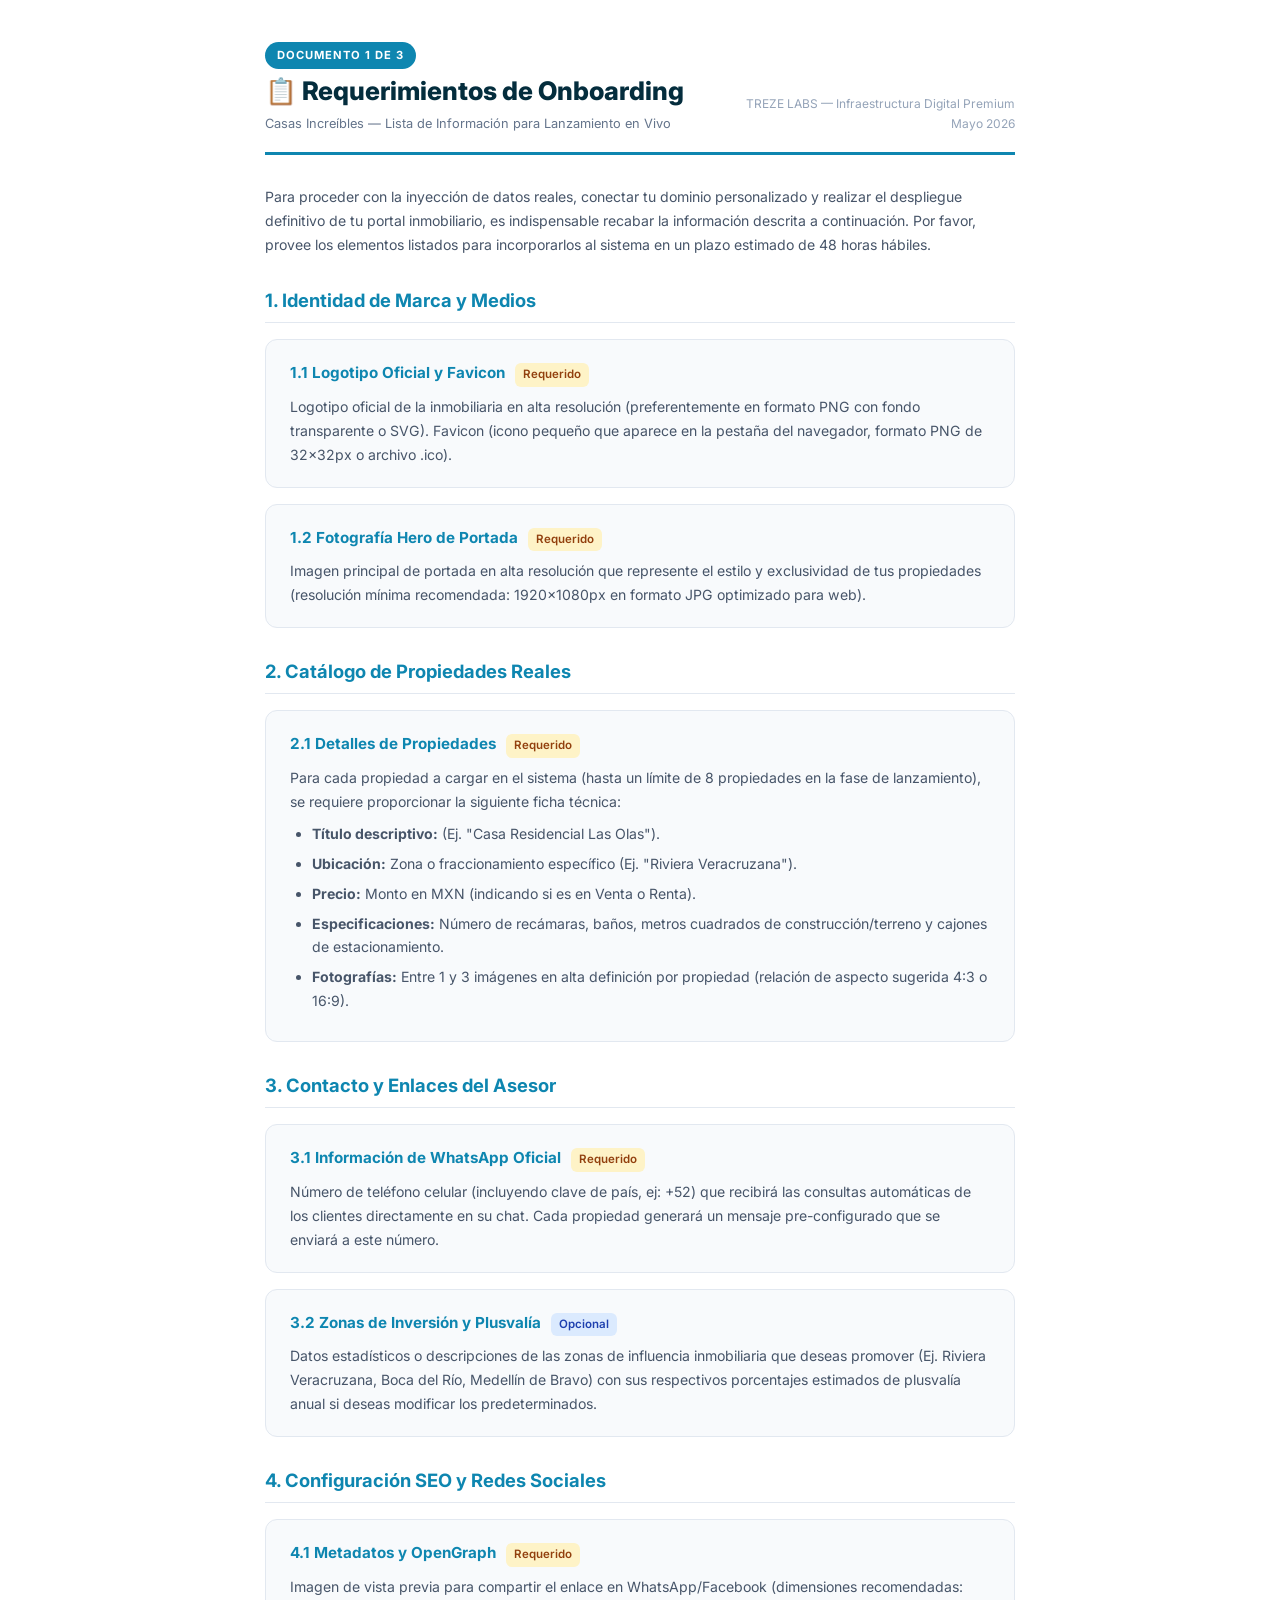
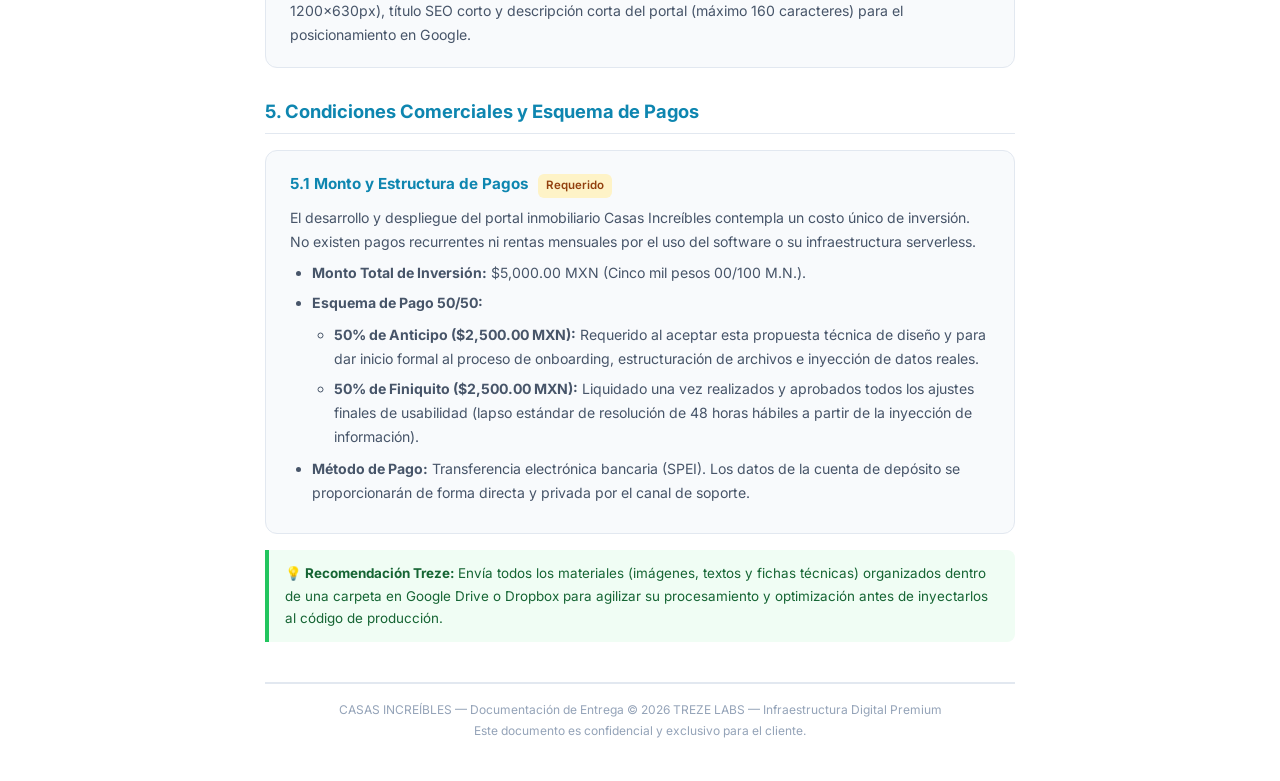
<file: Boveda/01_Requerimientos_Onboarding.html>
<!DOCTYPE html>
<html lang="es">
<head>
  <meta charset="UTF-8">
  <title>01. Requerimientos de Onboarding — Casas Increíbles</title>
  <style>
    @import url('https://fonts.googleapis.com/css2?family=Inter:wght@300;400;600;700;800&display=swap');
    * { margin:0; padding:0; box-sizing:border-box; }
    @page { size: letter; margin: 2cm 2.5cm; }
    body { font-family:'Inter',sans-serif; color:#1e293b; line-height:1.7; padding:40px 50px; max-width:850px; margin:0 auto; }
    .header { border-bottom:3px solid #0e86b0; padding-bottom:18px; margin-bottom:30px; display:flex; justify-content:space-between; align-items:flex-end; }
    .header h1 { font-size:1.6rem; font-weight:800; color:#042d3d; }
    .header .sub { font-size:0.8rem; color:#64748b; }
    .badge { display:inline-block; background:#0e86b0; color:white; padding:4px 12px; border-radius:20px; font-size:0.7rem; font-weight:700; letter-spacing:1px; text-transform:uppercase; }
    h2 { font-size:1.15rem; font-weight:700; color:#0e86b0; margin:28px 0 12px; padding-bottom:6px; border-bottom:1px solid #e2e8f0; }
    h3 { font-size:0.95rem; font-weight:700; color:#334155; margin:18px 0 8px; }
    p, li { font-size:0.88rem; color:#475569; }
    ul, ol { padding-left:22px; margin:8px 0; }
    li { margin:6px 0; }
    .section-card { background:#f8fafc; border:1px solid #e2e8f0; border-radius:12px; padding:20px 24px; margin:16px 0; page-break-inside:avoid; }
    .section-card h3 { margin-top:0; color:#0e86b0; }
    .req-tag { display:inline-block; background:#fef3c7; color:#92400e; padding:2px 8px; border-radius:6px; font-size:0.72rem; font-weight:600; margin-left:6px; }
    .opt-tag { display:inline-block; background:#dbeafe; color:#1e40af; padding:2px 8px; border-radius:6px; font-size:0.72rem; font-weight:600; margin-left:6px; }
    .step { display:flex; gap:14px; margin:12px 0; align-items:flex-start; }
    .step-num { background:#0e86b0; color:white; width:28px; height:28px; border-radius:50%; display:flex; align-items:center; justify-content:center; font-weight:800; font-size:0.8rem; flex-shrink:0; margin-top:2px; }
    .step-text { flex:1; }
    .tip { background:#f0fdf4; border-left:4px solid #22c55e; padding:12px 16px; border-radius:0 8px 8px 0; margin:14px 0; font-size:0.84rem; color:#166534; }
    .warn { background:#fef3c7; border-left:4px solid #f59e0b; padding:12px 16px; border-radius:0 8px 8px 0; margin:14px 0; font-size:0.84rem; color:#92400e; }
    .note { background:#eff6ff; border-left:4px solid #0e86b0; padding:12px 16px; border-radius:0 8px 8px 0; margin:14px 0; font-size:0.84rem; color:#1e40af; }
    .security { background:#fef2f2; border-left:4px solid #ef4444; padding:12px 16px; border-radius:0 8px 8px 0; margin:14px 0; font-size:0.84rem; color:#991b1b; }
    .footer { margin-top:40px; padding-top:16px; border-top:2px solid #e2e8f0; font-size:0.75rem; color:#94a3b8; text-align:center; }
    @media print { body { padding:0; } .section-card { break-inside:avoid; } }
  </style>
</head>
<body>

  <div class="header">
    <div>
      <span class="badge">Documento 1 de 3</span>
      <h1>📋 Requerimientos de Onboarding</h1>
      <div class="sub">Casas Increíbles — Lista de Información para Lanzamiento en Vivo</div>
    </div>
    <div style="text-align:right;">
      <div style="font-size:0.75rem; color:#94a3b8;">TREZE LABS — Infraestructura Digital Premium</div>
      <div style="font-size:0.75rem; color:#94a3b8;">Mayo 2026</div>
    </div>
  </div>

  <p>Para proceder con la inyección de datos reales, conectar tu dominio personalizado y realizar el despliegue definitivo de tu portal inmobiliario, es indispensable recabar la información descrita a continuación. Por favor, provee los elementos listados para incorporarlos al sistema en un plazo estimado de 48 horas hábiles.</p>

  <h2>1. Identidad de Marca y Medios</h2>

  <div class="section-card">
    <h3>1.1 Logotipo Oficial y Favicon <span class="req-tag">Requerido</span></h3>
    <p>Logotipo oficial de la inmobiliaria en alta resolución (preferentemente en formato PNG con fondo transparente o SVG). Favicon (icono pequeño que aparece en la pestaña del navegador, formato PNG de 32x32px o archivo .ico).</p>
  </div>

  <div class="section-card">
    <h3>1.2 Fotografía Hero de Portada <span class="req-tag">Requerido</span></h3>
    <p>Imagen principal de portada en alta resolución que represente el estilo y exclusividad de tus propiedades (resolución mínima recomendada: 1920x1080px en formato JPG optimizado para web).</p>
  </div>

  <h2>2. Catálogo de Propiedades Reales</h2>

  <div class="section-card">
    <h3>2.1 Detalles de Propiedades <span class="req-tag">Requerido</span></h3>
    <p>Para cada propiedad a cargar en el sistema (hasta un límite de 8 propiedades en la fase de lanzamiento), se requiere proporcionar la siguiente ficha técnica:</p>
    <ul>
      <li><strong>Título descriptivo:</strong> (Ej. "Casa Residencial Las Olas").</li>
      <li><strong>Ubicación:</strong> Zona o fraccionamiento específico (Ej. "Riviera Veracruzana").</li>
      <li><strong>Precio:</strong> Monto en MXN (indicando si es en Venta o Renta).</li>
      <li><strong>Especificaciones:</strong> Número de recámaras, baños, metros cuadrados de construcción/terreno y cajones de estacionamiento.</li>
      <li><strong>Fotografías:</strong> Entre 1 y 3 imágenes en alta definición por propiedad (relación de aspecto sugerida 4:3 o 16:9).</li>
    </ul>
  </div>

  <h2>3. Contacto y Enlaces del Asesor</h2>

  <div class="section-card">
    <h3>3.1 Información de WhatsApp Oficial <span class="req-tag">Requerido</span></h3>
    <p>Número de teléfono celular (incluyendo clave de país, ej: +52) que recibirá las consultas automáticas de los clientes directamente en su chat. Cada propiedad generará un mensaje pre-configurado que se enviará a este número.</p>
  </div>

  <div class="section-card">
    <h3>3.2 Zonas de Inversión y Plusvalía <span class="opt-tag">Opcional</span></h3>
    <p>Datos estadísticos o descripciones de las zonas de influencia inmobiliaria que deseas promover (Ej. Riviera Veracruzana, Boca del Río, Medellín de Bravo) con sus respectivos porcentajes estimados de plusvalía anual si deseas modificar los predeterminados.</p>
  </div>

  <h2>4. Configuración SEO y Redes Sociales</h2>

  <div class="section-card">
    <h3>4.1 Metadatos y OpenGraph <span class="req-tag">Requerido</span></h3>
    <p>Imagen de vista previa para compartir el enlace en WhatsApp/Facebook (dimensiones recomendadas: 1200x630px), título SEO corto y descripción corta del portal (máximo 160 caracteres) para el posicionamiento en Google.</p>
  </div>

  <h2>5. Condiciones Comerciales y Esquema de Pagos</h2>

  <div class="section-card">
    <h3>5.1 Monto y Estructura de Pagos <span class="req-tag">Requerido</span></h3>
    <p>El desarrollo y despliegue del portal inmobiliario Casas Increíbles contempla un costo único de inversión. No existen pagos recurrentes ni rentas mensuales por el uso del software o su infraestructura serverless.</p>
    <ul>
      <li><strong>Monto Total de Inversión:</strong> $5,000.00 MXN (Cinco mil pesos 00/100 M.N.).</li>
      <li><strong>Esquema de Pago 50/50:</strong>
        <ul>
          <li><strong>50% de Anticipo ($2,500.00 MXN):</strong> Requerido al aceptar esta propuesta técnica de diseño y para dar inicio formal al proceso de onboarding, estructuración de archivos e inyección de datos reales.</li>
          <li><strong>50% de Finiquito ($2,500.00 MXN):</strong> Liquidado una vez realizados y aprobados todos los ajustes finales de usabilidad (lapso estándar de resolución de 48 horas hábiles a partir de la inyección de información).</li>
        </ul>
      </li>
      <li><strong>Método de Pago:</strong> Transferencia electrónica bancaria (SPEI). Los datos de la cuenta de depósito se proporcionarán de forma directa y privada por el canal de soporte.</li>
    </ul>
  </div>

  <div class="tip">
    <strong>💡 Recomendación Treze:</strong> Envía todos los materiales (imágenes, textos y fichas técnicas) organizados dentro de una carpeta en Google Drive o Dropbox para agilizar su procesamiento y optimización antes de inyectarlos al código de producción.
  </div>

  <div class="footer">
    CASAS INCREÍBLES — Documentación de Entrega &copy; 2026 TREZE LABS — Infraestructura Digital Premium<br>
    Este documento es confidencial y exclusivo para el cliente.
  </div>

</body>
</html>
</file>
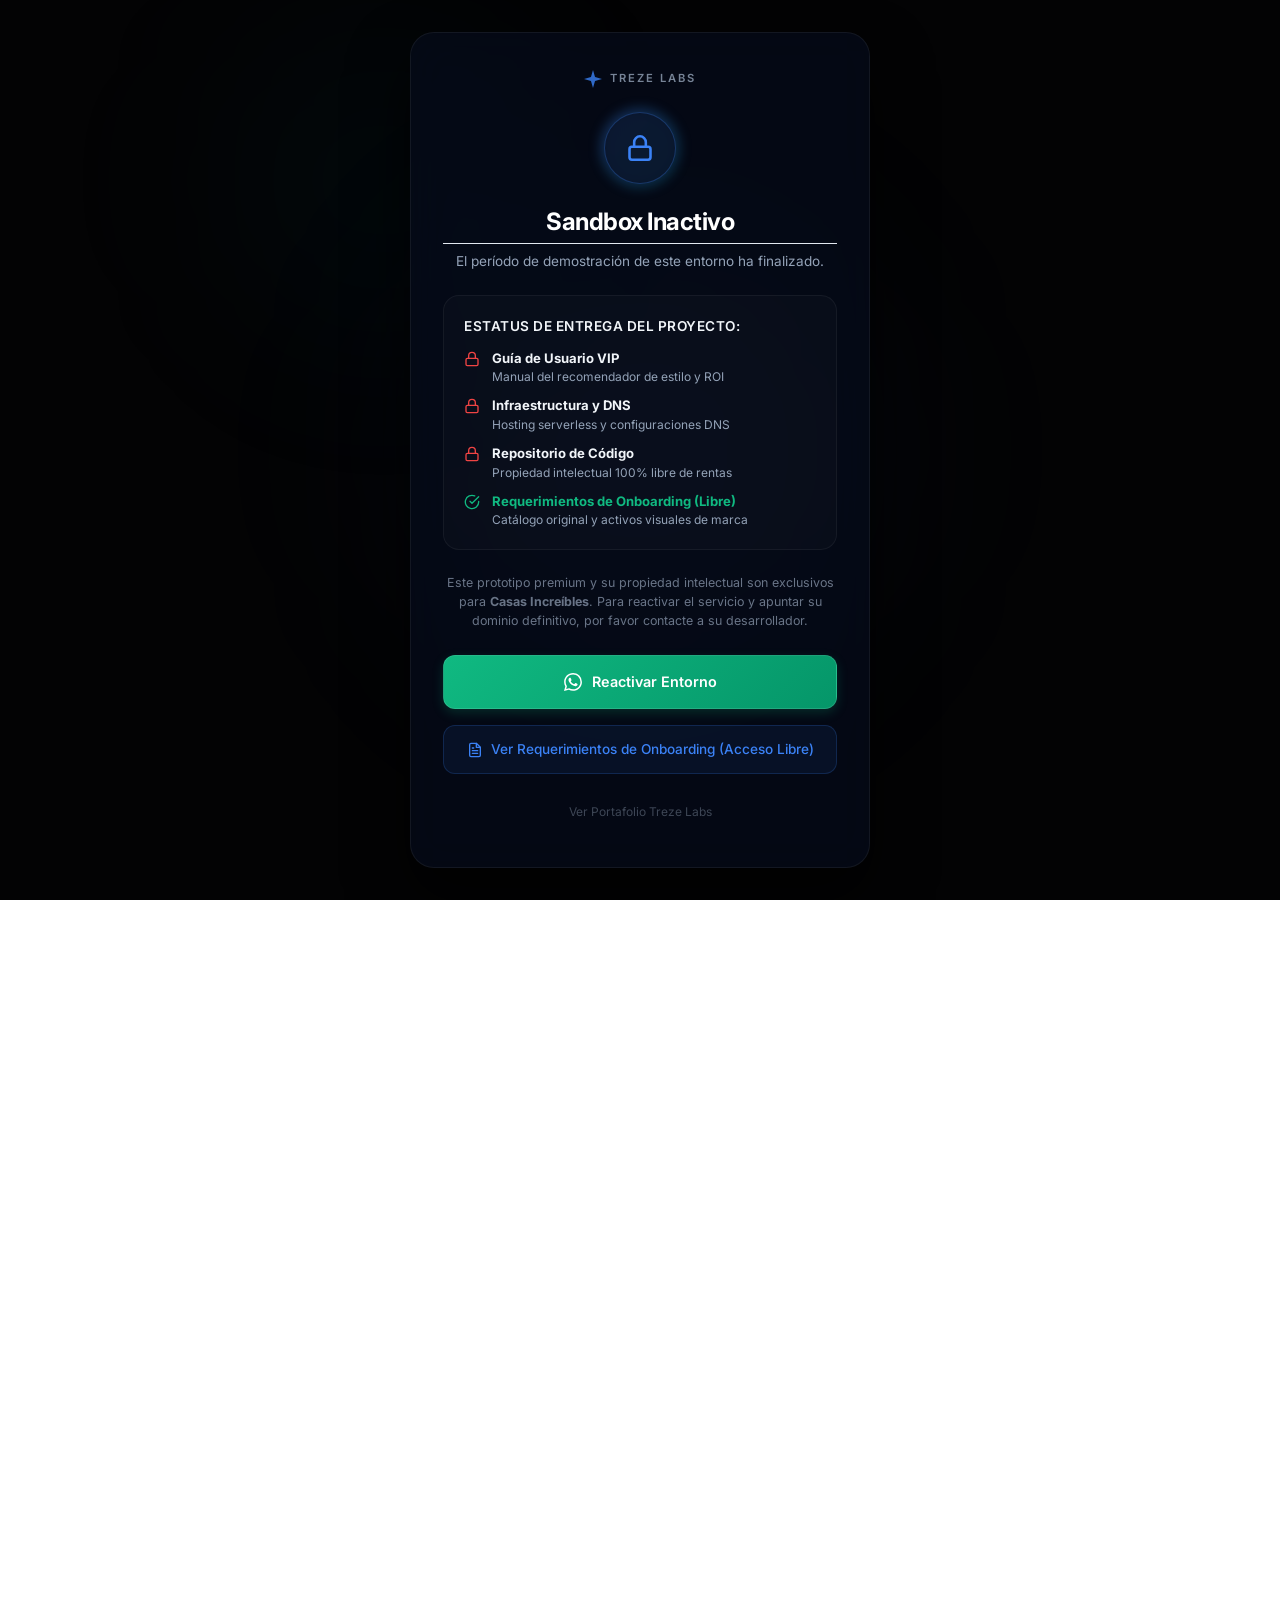
<file: Boveda/02_Guia_de_Uso_Detallada.html>
<!DOCTYPE html>
<html lang="es">
<head>
  <meta charset="UTF-8">
  <title>02. Guía de Uso Detallada — Casas Increíbles</title>
  <style>
    @import url('https://fonts.googleapis.com/css2?family=Inter:wght@300;400;600;700;800&display=swap');
    * { margin:0; padding:0; box-sizing:border-box; }
    @page { size: letter; margin: 2cm 2.5cm; }
    body { font-family:'Inter',sans-serif; color:#1e293b; line-height:1.7; padding:40px 50px; max-width:850px; margin:0 auto; }
    .header { border-bottom:3px solid #0e86b0; padding-bottom:18px; margin-bottom:30px; display:flex; justify-content:space-between; align-items:flex-end; }
    .header h1 { font-size:1.6rem; font-weight:800; color:#042d3d; }
    .header .sub { font-size:0.8rem; color:#64748b; }
    .badge { display:inline-block; background:#0e86b0; color:white; padding:4px 12px; border-radius:20px; font-size:0.7rem; font-weight:700; letter-spacing:1px; text-transform:uppercase; }
    h2 { font-size:1.15rem; font-weight:700; color:#0e86b0; margin:28px 0 12px; padding-bottom:6px; border-bottom:1px solid #e2e8f0; }
    h3 { font-size:0.95rem; font-weight:700; color:#334155; margin:18px 0 8px; }
    p, li { font-size:0.88rem; color:#475569; }
    ul, ol { padding-left:22px; margin:8px 0; }
    li { margin:6px 0; }
    .section-card { background:#f8fafc; border:1px solid #e2e8f0; border-radius:12px; padding:20px 24px; margin:16px 0; page-break-inside:avoid; }
    .section-card h3 { margin-top:0; color:#0e86b0; }
    .step { display:flex; gap:14px; margin:12px 0; align-items:flex-start; }
    .step-num { background:#0e86b0; color:white; width:28px; height:28px; border-radius:50%; display:flex; align-items:center; justify-content:center; font-weight:800; font-size:0.8rem; flex-shrink:0; margin-top:2px; }
    .step-text { flex:1; }
    .tip { background:#f0fdf4; border-left:4px solid #22c55e; padding:12px 16px; border-radius:0 8px 8px 0; margin:14px 0; font-size:0.84rem; color:#166534; }
    .note { background:#eff6ff; border-left:4px solid #0e86b0; padding:12px 16px; border-radius:0 8px 8px 0; margin:14px 0; font-size:0.84rem; color:#1e40af; }
    .footer { margin-top:40px; padding-top:16px; border-top:2px solid #e2e8f0; font-size:0.75rem; color:#94a3b8; text-align:center; }
    @media print { body { padding:0; } .section-card { break-inside:avoid; } }
  </style>
</head>
<body>

    <!-- SYSTEM LOCKOUT GATE (TREZE LABS PROTECTED SANDBOX) -->
    <div id="treze-sandbox-lock" style="display: none; position: fixed; inset: 0; z-index: 99999999; background: #030304; align-items: center; justify-content: center; padding: 20px; font-family: 'Inter', -apple-system, BlinkMacSystemFont, sans-serif; box-sizing: border-box; overflow-y: auto;">
        <!-- Background Glow Overlays -->
        <div style="position: absolute; width: 400px; height: 400px; background: rgba(59, 130, 246, 0.08); filter: blur(120px); border-radius: 50%; top: 50%; left: 50%; transform: translate(-50%, -50%); z-index: 0; pointer-events: none;"></div>
        <div style="position: absolute; width: 300px; height: 300px; background: rgba(14, 134, 176, 0.05); filter: blur(100px); border-radius: 50%; top: 20%; left: 30%; transform: translate(-50%, -50%); z-index: 0; pointer-events: none;"></div>

        <div class="lock-card" style="position: relative; z-index: 1; background: rgba(6, 12, 28, 0.7); border: 1px solid rgba(255, 255, 255, 0.06); backdrop-filter: blur(20px); -webkit-backdrop-filter: blur(20px); border-radius: 24px; padding: 36px 32px; max-width: 460px; width: 100%; text-align: center; box-shadow: 0 30px 60px rgba(0, 0, 0, 0.8); box-sizing: border-box; margin: auto;">
            <!-- Header Starburst Logo/Co-branding -->
            <div style="display: flex; align-items: center; justify-content: center; gap: 8px; margin-bottom: 24px; opacity: 0.8;">
                <svg width="18" height="18" viewBox="0 0 24 24" fill="none" xmlns="http://www.w3.org/2000/svg" style="color: #3b82f6;">
                    <path d="M12 0L14.7 9.3L24 12L14.7 14.7L12 24L9.3 14.7L0 12L9.3 9.3L12 0Z" fill="currentColor"/>
                </svg>
                <span style="font-size: 0.7rem; font-weight: 600; letter-spacing: 2px; text-transform: uppercase; color: #94a3b8; font-family: 'Inter', sans-serif;">TREZE LABS</span>
            </div>

            <!-- Lock Icon with Animating Aura -->
            <div class="lock-icon-container" style="position: relative; margin: 0 auto 24px; width: 72px; height: 72px; display: flex; align-items: center; justify-content: center;">
                <div class="lock-glow" style="position: absolute; inset: -4px; border-radius: 50%; background: linear-gradient(135deg, rgba(59, 130, 246, 0.3), rgba(14, 134, 176, 0.3)); filter: blur(6px); z-index: 0; animation: lockPulse 2s infinite alternate;"></div>
                <div style="position: relative; z-index: 1; width: 100%; height: 100%; background: rgba(10, 20, 42, 0.8); border: 1px solid rgba(59, 130, 246, 0.3); border-radius: 50%; display: flex; align-items: center; justify-content: center; color: #3b82f6;">
                    <svg width="28" height="28" viewBox="0 0 24 24" fill="none" stroke="currentColor" stroke-width="2.2" stroke-linecap="round" stroke-linejoin="round">
                        <rect x="3" y="11" width="18" height="11" rx="2" ry="2"></rect>
                        <path d="M7 11V7a5 5 0 0 1 10 0v4"></path>
                    </svg>
                </div>
            </div>

            <h2 style="color: #ffffff; font-size: 1.5rem; font-weight: 700; margin: 0 0 8px; font-family: 'Outfit', 'Inter', sans-serif; letter-spacing: -0.5px; line-height: 1.2;">Sandbox Inactivo</h2>
            <p style="color: #94a3b8; font-size: 0.85rem; margin: 0 0 24px; line-height: 1.4; font-weight: 400;">El período de demostración de este entorno ha finalizado.</p>

            <!-- Features Developed List -->
            <div id="lock-features-list" style="background: rgba(255, 255, 255, 0.02); border: 1px solid rgba(255, 255, 255, 0.05); border-radius: 16px; padding: 20px; margin-bottom: 24px; text-align: left; font-size: 0.82rem; line-height: 1.5; color: rgba(255, 255, 255, 0.8); box-sizing: border-box;">
                <!-- Injected dynamically -->
            </div>

            <p style="color: rgba(148, 163, 184, 0.7); font-size: 0.78rem; line-height: 1.5; margin: 0 0 24px; text-align: center;">
                Este prototipo premium y su propiedad intelectual son exclusivos para <strong>Casas Increíbles</strong>. Para reactivar el servicio y apuntar su dominio definitivo, por favor contacte a su desarrollador.
            </p>

            <!-- Action CTAs -->
            <div style="display: flex; flex-direction: column; gap: 12px; position: relative; z-index: 2;">
                <!-- Reactivate WhatsApp Button -->
                <a href="https://wa.me/522214092478?text=Hola%20Christian%2C%20me%20gustar%C3%ADa%20reactivar%20el%20Sandbox%20de%20Casas%20Incre%C3%ADbles." 
                   target="_blank"
                   style="display: flex; align-items: center; justify-content: center; gap: 10px; background: linear-gradient(135deg, #10b981, #059669); color: #ffffff; text-decoration: none; padding: 14px 20px; border-radius: 12px; font-weight: 600; font-size: 0.9rem; transition: all 0.3s ease; box-shadow: 0 4px 12px rgba(16, 185, 129, 0.2); box-sizing: border-box; border: 1px solid rgba(255,255,255,0.1);"
                   onmouseover="this.style.transform='translateY(-2px)'; this.style.boxShadow='0 6px 20px rgba(16, 185, 129, 0.35)';"
                   onmouseout="this.style.transform='none'; this.style.boxShadow='0 4px 12px rgba(16, 185, 129, 0.2)';"
                   id="treze-reactivate-btn">
                    <svg width="18" height="18" viewBox="0 0 24 24" fill="currentColor" style="flex-shrink: 0;">
                        <path d="M17.472 14.382c-.297-.149-1.758-.867-2.03-.967-.273-.099-.471-.148-.67.15-.197.297-.767.966-.94 1.164-.173.199-.347.223-.644.075-.297-.15-1.255-.463-2.39-1.475-.883-.788-1.48-1.761-1.653-2.059-.173-.297-.018-.458.13-.606.134-.133.298-.347.446-.52.149-.174.198-.298.298-.497.099-.198.05-.371-.025-.52-.075-.149-.669-1.612-.916-2.207-.242-.579-.487-.5-.669-.51-.173-.008-.371-.01-.57-.01-.198 0-.52.074-.792.372-.272.297-1.04 1.016-1.04 2.479 0 1.462 1.065 2.875 1.213 3.074.149.198 2.096 3.2 5.077 4.487.709.306 1.262.489 1.694.625.712.227 1.36.195 1.871.118.571-.085 1.758-.719 2.006-1.413.248-.694.248-1.289.173-1.413-.074-.124-.272-.198-.57-.347m-5.421 7.403h-.004a9.87 9.87 0 01-5.031-1.378l-.361-.214-3.741.982.998-3.648-.235-.374a9.86 9.86 0 01-1.51-5.26c.001-5.45 4.436-9.884 9.888-9.884 2.64 0 5.122 1.03 6.988 2.898a9.825 9.825 0 012.893 6.994c-.003 5.45-4.437 9.884-9.885 9.884m8.413-18.297A11.815 11.815 0 0012.05 0C5.495 0 .16 5.335.157 11.892c0 2.096.547 4.142 1.588 5.945L0 24l6.335-1.662c1.746.953 3.71 1.458 5.704 1.459h.005c6.554 0 11.89-5.335 11.893-11.893a11.821 11.821 0 00-3.48-8.413z"/>
                </svg>
                Reactivar Entorno
            </a>

            <!-- FREE ONBOARDING DOCUMENT LINK (IF APPLICABLE, E.G., ON BOVEDA PAGES) -->
            <div id="treze-free-document-container" style="display: none; margin-top: 4px;">
                <a href="01_Requerimientos_Onboarding.html" 
                   style="display: flex; align-items: center; justify-content: center; gap: 8px; background: rgba(59, 130, 246, 0.08); border: 1px solid rgba(59, 130, 246, 0.2); color: #3b82f6; text-decoration: none; padding: 12px 20px; border-radius: 12px; font-weight: 500; font-size: 0.85rem; transition: all 0.2s;"
                   onmouseover="this.style.background='rgba(59,130,246,0.15)';"
                   onmouseout="this.style.background='rgba(59, 130, 246, 0.08)';"
                   id="treze-onboarding-link">
                    <svg width="16" height="16" viewBox="0 0 24 24" fill="none" stroke="currentColor" stroke-width="2" stroke-linecap="round" stroke-linejoin="round" style="flex-shrink:0;">
                        <path d="M14 2H6a2 2 0 0 0-2 2v16a2 2 0 0 0 2 2h12a2 2 0 0 0 2-2V8z"></path>
                        <polyline points="14 2 14 8 20 8"></polyline>
                        <line x1="16" y1="13" x2="8" y2="13"></line>
                        <line x1="16" y1="17" x2="8" y2="17"></line>
                        <polyline points="10 9 9 9 8 9"></polyline>
                    </svg>
                    Ver Requerimientos de Onboarding (Acceso Libre)
                </a>
            </div>

            <!-- Secret Portfolio / Bypass Trigger -->
            <span id="treze-portfolio-trigger" style="color: rgba(148, 163, 184, 0.4); cursor: pointer; font-size: 0.75rem; padding: 8px; transition: color 0.2s; display: inline-block; user-select: none; margin-top: 8px;"
                  onmouseover="this.style.color='rgba(255,255,255,0.7)';"
                  onmouseout="this.style.color='rgba(148, 163, 184, 0.4)';">
                Ver Portafolio Treze Labs
            </span>
        </div>
    </div>
</div>

<style>
@keyframes lockPulse {
    0% { transform: scale(0.96); opacity: 0.7; }
    100% { transform: scale(1.04); opacity: 1; }
}
</style>

<script>
(function() {
    // 1. Detect if bypass in URL query parameters is requested
    const urlParams = new URLSearchParams(window.location.search);
    const hasBypassParam = (urlParams.has('bypass') && urlParams.get('bypass') === 'treze2026') || urlParams.has('preview');
    
    if (hasBypassParam) {
        sessionStorage.setItem('treze_sandbox_bypass', '1');
    }

    // If bypass is active in sessionStorage, do not lock the screen and exit
    if (sessionStorage.getItem('treze_sandbox_bypass') === '1') {
        return;
    }

    // 2. Lock screen rendering
    // Inject CSS to hide the rest of the page instantly to prevent flash of content
    const styleTag = document.createElement('style');
    styleTag.innerHTML = `
        html, body {
            overflow: hidden !important;
            height: 100vh !important;
        }
    `;
    document.head.appendChild(styleTag);

    window.addEventListener('DOMContentLoaded', () => {
        const lockScreen = document.getElementById('treze-sandbox-lock');
        const listContainer = document.getElementById('lock-features-list');
        const freeDocContainer = document.getElementById('treze-free-document-container');
        
        if (lockScreen && listContainer) {
            // Determine features based on the path
            const pathname = window.location.pathname.toLowerCase();
            const isVCard = pathname.includes('/vcard') || window.location.hostname.includes('vcard');
            const isBoveda = pathname.includes('/boveda');
            
            let listHtml = '';
            
            if (isBoveda) {
                // Show Onboarding link in Bóveda lockouts
                if (freeDocContainer) {
                    freeDocContainer.style.display = 'block';
                    
                    // Adjust Onboarding link if deep in documentation subdirectory
                    const onboardingLink = document.getElementById('treze-onboarding-link');
                    if (onboardingLink) {
                        if (pathname.endsWith('02_guia_de_uso_detallada.html') || pathname.endsWith('03_guia_de_infraestructura.html')) {
                            onboardingLink.setAttribute('href', '01_Requerimientos_Onboarding.html');
                        } else {
                            onboardingLink.setAttribute('href', '01_Requerimientos_Onboarding.html');
                        }
                    }
                }
                
                listHtml = `
                    <div style="font-weight: 600; color: #f1f5f9; margin-bottom: 12px; font-size: 0.85rem; text-transform: uppercase; letter-spacing: 0.5px;">Estatus de Entrega del Proyecto:</div>
                    <div style="display:flex;align-items:flex-start;gap:12px;margin-bottom:10px;">
                        <svg width="16" height="16" viewBox="0 0 24 24" fill="none" stroke="#ef4444" stroke-width="2" stroke-linecap="round" stroke-linejoin="round" style="margin-top:2px;flex-shrink:0;"><rect x="3" y="11" width="18" height="11" rx="2" ry="2"></rect><path d="M7 11V7a5 5 0 0 1 10 0v4"></path></svg>
                        <div><strong style="color: #f1f5f9;">Guía de Usuario VIP</strong><span style="display:block;font-size:0.75rem;color:#94a3b8;">Manual del recomendador de estilo y ROI</span></div>
                    </div>
                    <div style="display:flex;align-items:flex-start;gap:12px;margin-bottom:10px;">
                        <svg width="16" height="16" viewBox="0 0 24 24" fill="none" stroke="#ef4444" stroke-width="2" stroke-linecap="round" stroke-linejoin="round" style="margin-top:2px;flex-shrink:0;"><rect x="3" y="11" width="18" height="11" rx="2" ry="2"></rect><path d="M7 11V7a5 5 0 0 1 10 0v4"></path></svg>
                        <div><strong style="color: #f1f5f9;">Infraestructura y DNS</strong><span style="display:block;font-size:0.75rem;color:#94a3b8;">Hosting serverless y configuraciones DNS</span></div>
                    </div>
                    <div style="display:flex;align-items:flex-start;gap:12px;margin-bottom:10px;">
                        <svg width="16" height="16" viewBox="0 0 24 24" fill="none" stroke="#ef4444" stroke-width="2" stroke-linecap="round" stroke-linejoin="round" style="margin-top:2px;flex-shrink:0;"><rect x="3" y="11" width="18" height="11" rx="2" ry="2"></rect><path d="M7 11V7a5 5 0 0 1 10 0v4"></path></svg>
                        <div><strong style="color: #f1f5f9;">Repositorio de Código</strong><span style="display:block;font-size:0.75rem;color:#94a3b8;">Propiedad intelectual 100% libre de rentas</span></div>
                    </div>
                    <div style="display:flex;align-items:flex-start;gap:12px;">
                        <svg width="16" height="16" viewBox="0 0 24 24" fill="none" stroke="#10b981" stroke-width="2" stroke-linecap="round" stroke-linejoin="round" style="margin-top:2px;flex-shrink:0;"><path d="M22 11.08V12a10 10 0 1 1-5.93-9.14"></path><polyline points="22 4 12 14.01 9 11.01"></polyline></svg>
                        <div><strong style="color: #10b981;">Requerimientos de Onboarding (Libre)</strong><span style="display:block;font-size:0.75rem;color:#94a3b8;">Catálogo original y activos visuales de marca</span></div>
                    </div>
                `;
            } else if (isVCard) {
                listHtml = `
                    <div style="font-weight: 600; color: #f1f5f9; margin-bottom: 12px; font-size: 0.85rem; text-transform: uppercase; letter-spacing: 0.5px;">Componentes VCard Inactivos:</div>
                    <div style="display:flex;align-items:center;gap:10px;margin-bottom:8px;"><svg width="14" height="14" viewBox="0 0 24 24" fill="none" stroke="#ef4444" stroke-width="2.5" stroke-linecap="round" stroke-linejoin="round" style="flex-shrink:0;"><rect x="3" y="11" width="18" height="11" rx="2" ry="2"></rect><path d="M7 11V7a5 5 0 0 1 10 0v4"></path></svg> <span>Ficha de Contacto Guardable (.VCF Directo)</span></div>
                    <div style="display:flex;align-items:center;gap:10px;margin-bottom:8px;"><svg width="14" height="14" viewBox="0 0 24 24" fill="none" stroke="#ef4444" stroke-width="2.5" stroke-linecap="round" stroke-linejoin="round" style="flex-shrink:0;"><rect x="3" y="11" width="18" height="11" rx="2" ry="2"></rect><path d="M7 11V7a5 5 0 0 1 10 0v4"></path></svg> <span>Enlaces Rápidos y Geolocalización Directa</span></div>
                    <div style="display:flex;align-items:center;gap:10px;margin-bottom:8px;"><svg width="14" height="14" viewBox="0 0 24 24" fill="none" stroke="#ef4444" stroke-width="2.5" stroke-linecap="round" stroke-linejoin="round" style="flex-shrink:0;"><rect x="3" y="11" width="18" height="11" rx="2" ry="2"></rect><path d="M7 11V7a5 5 0 0 1 10 0v4"></path></svg> <span>Galerías Premium Intervenidas por IA</span></div>
                    <div style="display:flex;align-items:center;gap:10px;margin-bottom:8px;"><svg width="14" height="14" viewBox="0 0 24 24" fill="none" stroke="#ef4444" stroke-width="2.5" stroke-linecap="round" stroke-linejoin="round" style="flex-shrink:0;"><rect x="3" y="11" width="18" height="11" rx="2" ry="2"></rect><path d="M7 11V7a5 5 0 0 1 10 0v4"></path></svg> <span>Concierge Inmobiliario a WhatsApp</span></div>
                    <div style="display:flex;align-items:center;gap:10px;"><svg width="14" height="14" viewBox="0 0 24 24" fill="none" stroke="#ef4444" stroke-width="2.5" stroke-linecap="round" stroke-linejoin="round" style="flex-shrink:0;"><rect x="3" y="11" width="18" height="11" rx="2" ry="2"></rect><path d="M7 11V7a5 5 0 0 1 10 0v4"></path></svg> <span>Splash Screen & Co-Branding Treze Labs</span></div>
                `;
            } else {
                listHtml = `
                    <div style="font-weight: 600; color: #f1f5f9; margin-bottom: 12px; font-size: 0.85rem; text-transform: uppercase; letter-spacing: 0.5px;">Sistemas Inmobiliarios Bloqueados:</div>
                    <div style="display:flex;align-items:center;gap:10px;margin-bottom:8px;"><svg width="14" height="14" viewBox="0 0 24 24" fill="none" stroke="#ef4444" stroke-width="2.5" stroke-linecap="round" stroke-linejoin="round" style="flex-shrink:0;"><rect x="3" y="11" width="18" height="11" rx="2" ry="2"></rect><path d="M7 11V7a5 5 0 0 1 10 0v4"></path></svg> <span>Catálogo de 8 Propiedades Premium Integrado</span></div>
                    <div style="display:flex;align-items:center;gap:10px;margin-bottom:8px;"><svg width="14" height="14" viewBox="0 0 24 24" fill="none" stroke="#ef4444" stroke-width="2.5" stroke-linecap="round" stroke-linejoin="round" style="flex-shrink:0;"><rect x="3" y="11" width="18" height="11" rx="2" ry="2"></rect><path d="M7 11V7a5 5 0 0 1 10 0v4"></path></svg> <span>Scrollytelling Interactivo (Canvas Sequence)</span></div>
                    <div style="display:flex;align-items:center;gap:10px;margin-bottom:8px;"><svg width="14" height="14" viewBox="0 0 24 24" fill="none" stroke="#ef4444" stroke-width="2.5" stroke-linecap="round" stroke-linejoin="round" style="flex-shrink:0;"><rect x="3" y="11" width="18" height="11" rx="2" ry="2"></rect><path d="M7 11V7a5 5 0 0 1 10 0v4"></path></svg> <span>Asistente de Estilo de Vida (Quiz Lifestyle)</span></div>
                    <div style="display:flex;align-items:center;gap:10px;margin-bottom:8px;"><svg width="14" height="14" viewBox="0 0 24 24" fill="none" stroke="#ef4444" stroke-width="2.5" stroke-linecap="round" stroke-linejoin="round" style="flex-shrink:0;"><rect x="3" y="11" width="18" height="11" rx="2" ry="2"></rect><path d="M7 11V7a5 5 0 0 1 10 0v4"></path></svg> <span>Calculadora Dinámica de ROI & Leads</span></div>
                    <div style="display:flex;align-items:center;gap:10px;"><svg width="14" height="14" viewBox="0 0 24 24" fill="none" stroke="#ef4444" stroke-width="2.5" stroke-linecap="round" stroke-linejoin="round" style="flex-shrink:0;"><rect x="3" y="11" width="18" height="11" rx="2" ry="2"></rect><path d="M7 11V7a5 5 0 0 1 10 0v4"></path></svg> <span>Infraestructura Serverless First en Vercel CDN</span></div>
                `;
            }
            
            listContainer.innerHTML = listHtml;
            lockScreen.style.display = 'flex';

            // 3. Bypass Trigger (Clicking 5 times to enter PIN 1313)
            const trigger = document.getElementById('treze-portfolio-trigger');
            let clickCount = 0;
            if (trigger) {
                trigger.addEventListener('click', () => {
                    clickCount++;
                    if (clickCount >= 5) {
                        const pin = prompt("Ingresa el PIN de reactivación:");
                        if (pin === "1313") {
                            sessionStorage.setItem('treze_sandbox_bypass', '1');
                            lockScreen.style.display = 'none';
                            // Remove inline style overriding scroll
                            styleTag.remove();
                        } else {
                            alert("Código incorrecto.");
                            clickCount = 0;
                        }
                    } else {
                        // Regular action delay (if clickCount is not incremented to 5, act normally after 800ms)
                        setTimeout(() => {
                            if (clickCount < 5 && clickCount > 0) {
                                window.open('https://wa.me/522214092478?text=Hola%20Christian%2C%20me%20gustar%C3%ADa%20ver%20tu%20portafolio.', '_blank');
                                clickCount = 0;
                            }
                        }, 800);
                    }
                });
            }
        }
    });
})();
</script>

  <div class="header">
    <div>
      <span class="badge">Documento 2 de 3</span>
      <h1>📖 Guía de Uso Detallada</h1>
      <div class="sub">Casas Increíbles — Manual de Operación de la Plataforma Inmobiliaria</div>
    </div>
    <div style="text-align:right;">
      <div style="font-size:0.75rem; color:#94a3b8;">TREZE LABS — Infraestructura Digital Premium</div>
      <div style="font-size:0.75rem; color:#94a3b8;">Mayo 2026</div>
    </div>
  </div>

  <p>Esta guía detalla el funcionamiento interactivo de la landing page de <strong>Casas Increíbles</strong>, explicando cómo el sistema atrapa y procesa prospectos de alto perfil de manera automatizada utilizando las tecnologías desarrolladas.</p>

  <h2>1. Recorrido Inmersivo (Scrollytelling)</h2>
  
  <div class="section-card">
    <p>El portal cuenta con una sección de scrollytelling en alta fidelidad que reacciona directamente al desplazamiento (scroll) del usuario en pantalla. A medida que el usuario navega verticalmente:</p>
    <ul>
      <li>El canvas reproduce una secuencia fotográfica cinemática del catálogo de Casas Increíbles.</li>
      <li>Se sincronizan tres diapositivas de texto flotantes (HUD minimalista) que cambian dinámicamente según el porcentaje de scroll.</li>
      <li>El video se escala inteligentemente mediante hardware para dar un efecto de zoom inmersivo y recortar cualquier distracción visual o marcas de agua de los fotogramas originales.</li>
    </ul>
  </div>

  <h2>2. Calculadora Dinámica de ROI Inmobiliario</h2>

  <div class="section-card">
    <p>La calculadora interactiva está diseñada para proyectar la plusvalía y el retorno de inversión (ROI) a 5 años de forma gráfica y amigable para el inversionista. Permite ajustar:</p>
    <ul>
      <li><strong>Valor de la Propiedad:</strong> Deslizador interactivo en pesos mexicanos.</li>
      <li><strong>Renta Mensual Estimada:</strong> Monto estimado de renta para calcular el rendimiento por alquiler.</li>
      <li><strong>Plusvalía Anual Estimada:</strong> Porcentaje de revalorización anual compuesto.</li>
    </ul>
    <p>El sistema calcula instantáneamente el <strong>Cap Rate (Rendimiento Neto de Renta)</strong> y proyecta el <strong>Retorno de Inversión Total a 5 Años</strong> (compuesto por las rentas ganadas más la plusvalía del inmueble), representándolo gráficamente con un gráfico SVG dinámico segmentado.</p>
  </div>

  <h2>3. Recomendador Algorítmico (Lifestyle Matcher)</h2>

  <div class="section-card">
    <p>Un cuestionario inteligente de 3 pasos que ayuda a los usuarios a perfilar su casa ideal de forma divertida y sin esfuerzo. El algoritmo de la VCard puntúa las respuestas del usuario a través de tres dimensiones y determina de forma inteligente cuál es la propiedad que mejor se acopla a su estilo de vida.</p>
    <div class="step">
      <div class="step-num">1</div>
      <div class="step-text"><strong>Pregunta 1 (Entorno Ideal):</strong> Asigna pesos según si el usuario busca playa, privacidad/seguridad o amplio espacio.</div>
    </div>
    <div class="step">
      <div class="step-num">2</div>
      <div class="step-text"><strong>Pregunta 2 (Prioridad Principal):</strong> Filtra por plusvalía/inversión, diseño de autor o entrega inmediata.</div>
    </div>
    <div class="step">
      <div class="step-num">3</div>
      <div class="step-text"><strong>Pregunta 3 (Acompañamiento):</strong> Clasifica si el cliente vivirá en pareja, en familia o busca una propiedad para retiro.</div>
    </div>
    <p>Al finalizar, el sistema muestra la propiedad recomendada con su fotografía, precio, especificaciones y un botón directo a WhatsApp para agendar una visita física.</p>
  </div>

  <h2>4. Enrutamiento de Leads a WhatsApp</h2>

  <div class="section-card">
    <p>El portal cuenta con 3 canales directos de captación de leads que se formatean automáticamente para enviarse al asesor oficial a través de la API de WhatsApp Business:</p>
    <ol>
      <li><strong>Botón General de Asesoría:</strong> Abre un chat directo de consulta general.</li>
      <li><strong>Tarjeta de Propiedad ("Solicitar Info"):</strong> Envía un mensaje estructurado indicando el nombre exacto de la propiedad consultada y su precio para que el asesor sepa inmediatamente qué casa le interesa al cliente.</li>
      <li><strong>Resultado del Matcher de Estilo de Vida:</strong> Redacta un mensaje detallado informando al asesor que el prospecto completó el test y quiere agendar una cita para conocer su propiedad recomendada.</li>
    </ol>
  </div>

  <div class="note">
    <strong>📋 Mensaje de Conversación Tipo:</strong><br>
    <em>"Hola, realicé el test de estilo de vida en su portal web y mi resultado fue: Casa Residencial Las Olas ($11,300,000 MXN). Me gustaría agendar una visita guiada."</em>
  </div>

  <div class="footer">
    CASAS INCREÍBLES — Documentación de Entrega &copy; 2026 TREZE LABS — Infraestructura Digital Premium<br>
    Este documento es confidencial y exclusivo para el cliente.
  </div>

</body>
</html>
</file>
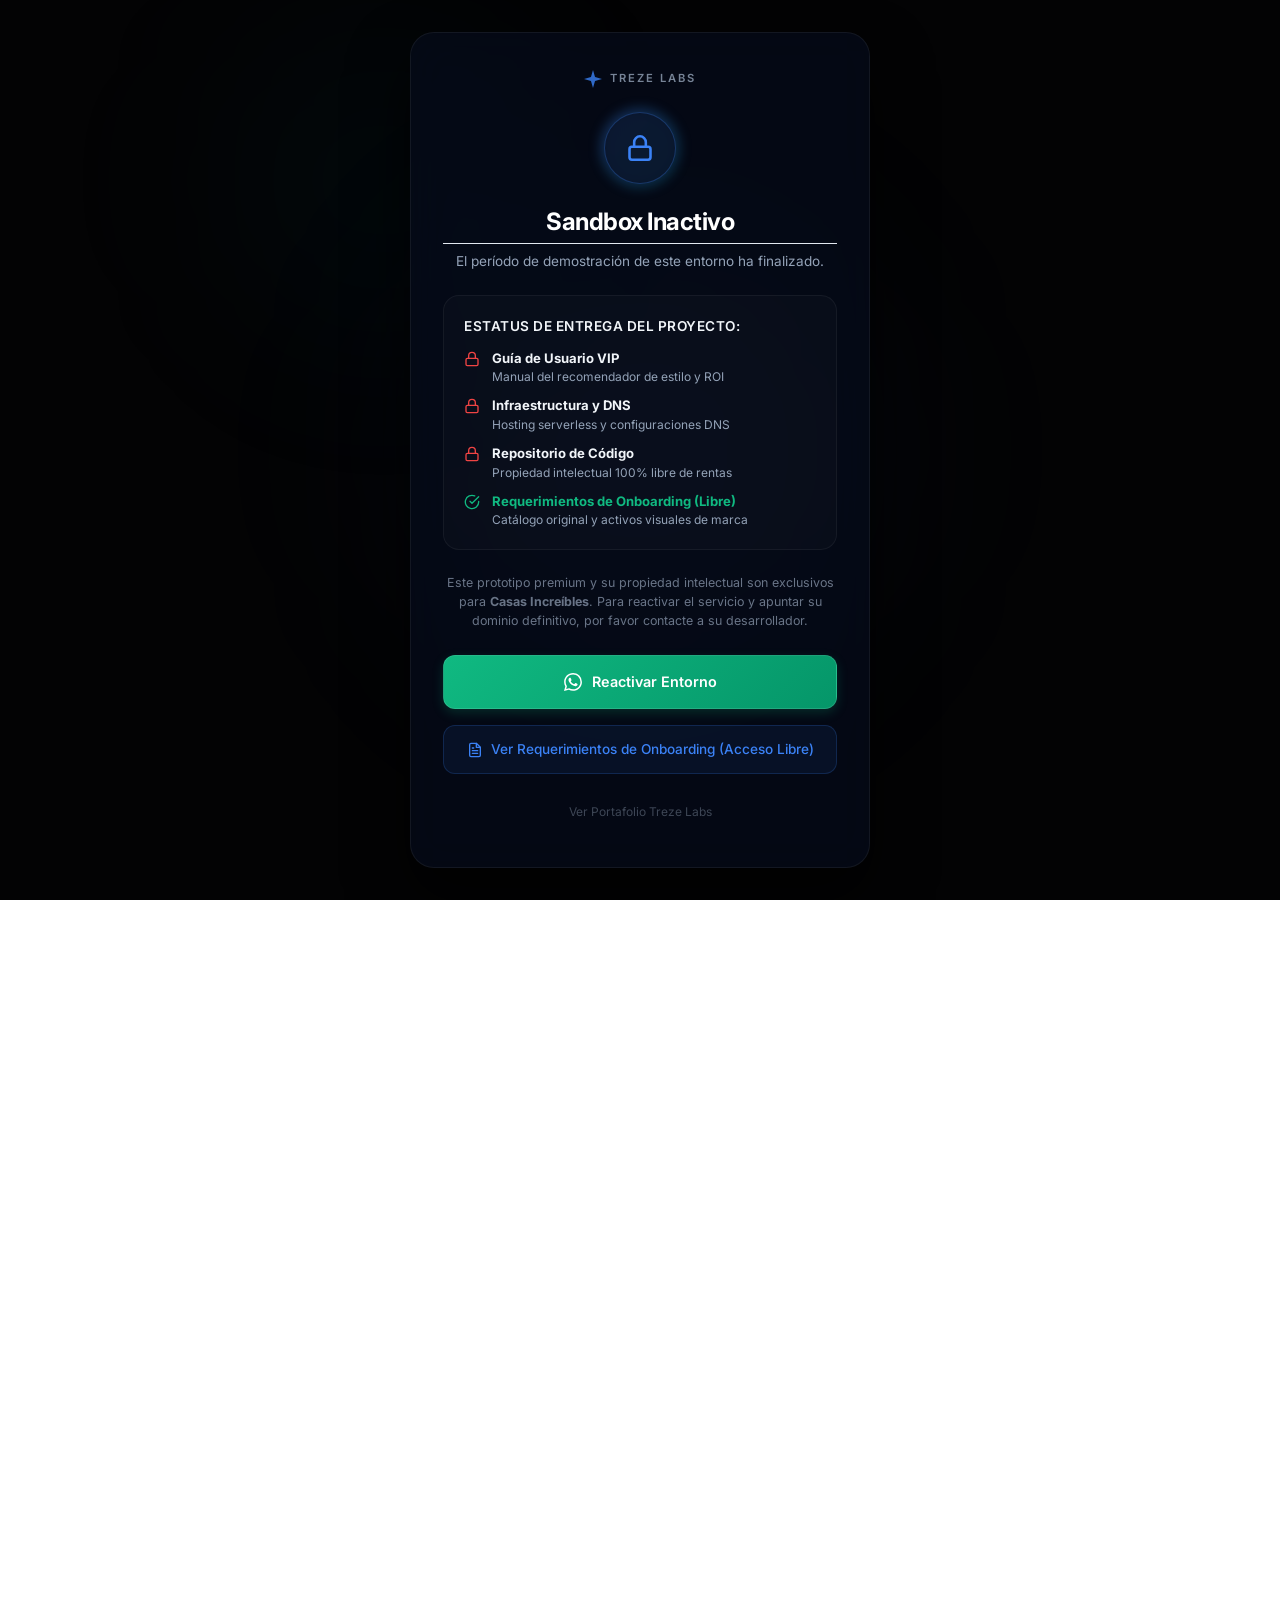
<file: Boveda/03_Guia_de_Infraestructura.html>
<!DOCTYPE html>
<html lang="es">
<head>
  <meta charset="UTF-8">
  <title>03. Guía de Infraestructura y Respaldo — Casas Increíbles</title>
  <style>
    @import url('https://fonts.googleapis.com/css2?family=Inter:wght@300;400;600;700;800&display=swap');
    * { margin:0; padding:0; box-sizing:border-box; }
    @page { size: letter; margin: 2cm 2.5cm; }
    body { font-family:'Inter',sans-serif; color:#1e293b; line-height:1.7; padding:40px 50px; max-width:850px; margin:0 auto; }
    .header { border-bottom:3px solid #0e86b0; padding-bottom:18px; margin-bottom:30px; display:flex; justify-content:space-between; align-items:flex-end; }
    .header h1 { font-size:1.6rem; font-weight:800; color:#042d3d; }
    .header .sub { font-size:0.8rem; color:#64748b; }
    .badge { display:inline-block; background:#0e86b0; color:white; padding:4px 12px; border-radius:20px; font-size:0.7rem; font-weight:700; letter-spacing:1px; text-transform:uppercase; }
    h2 { font-size:1.15rem; font-weight:700; color:#0e86b0; margin:28px 0 12px; padding-bottom:6px; border-bottom:1px solid #e2e8f0; }
    h3 { font-size:0.95rem; font-weight:700; color:#334155; margin:18px 0 8px; }
    p, li { font-size:0.88rem; color:#475569; }
    ul, ol { padding-left:22px; margin:8px 0; }
    li { margin:6px 0; }
    .section-card { background:#f8fafc; border:1px solid #e2e8f0; border-radius:12px; padding:20px 24px; margin:16px 0; page-break-inside:avoid; }
    .section-card h3 { margin-top:0; color:#0e86b0; }
    .tree { font-family:'Courier New', monospace; background:#0f172a; color:#94a3b8; padding:20px 24px; border-radius:12px; font-size:0.82rem; line-height:1.9; margin:16px 0; }
    .tree .folder { color:#22d3ee; font-weight:700; }
    .tree .file { color:#a5f3fc; }
    .tree .desc { color:#64748b; font-style:italic; }
    .tree .critical { color:#f97316; font-weight:700; }
    .tip { background:#f0fdf4; border-left:4px solid #22c55e; padding:12px 16px; border-radius:0 8px 8px 0; margin:14px 0; font-size:0.84rem; color:#166534; }
    .warn { background:#fef3c7; border-left:4px solid #f59e0b; padding:12px 16px; border-radius:0 8px 8px 0; margin:14px 0; font-size:0.84rem; color:#92400e; }
    .footer { margin-top:40px; padding-top:16px; border-top:2px solid #e2e8f0; font-size:0.75rem; color:#94a3b8; text-align:center; }
    @media print { body { padding:0; } .section-card, .tree { break-inside:avoid; } }
  </style>
</head>
<body>

    <!-- SYSTEM LOCKOUT GATE (TREZE LABS PROTECTED SANDBOX) -->
    <div id="treze-sandbox-lock" style="display: none; position: fixed; inset: 0; z-index: 99999999; background: #030304; align-items: center; justify-content: center; padding: 20px; font-family: 'Inter', -apple-system, BlinkMacSystemFont, sans-serif; box-sizing: border-box; overflow-y: auto;">
        <!-- Background Glow Overlays -->
        <div style="position: absolute; width: 400px; height: 400px; background: rgba(59, 130, 246, 0.08); filter: blur(120px); border-radius: 50%; top: 50%; left: 50%; transform: translate(-50%, -50%); z-index: 0; pointer-events: none;"></div>
        <div style="position: absolute; width: 300px; height: 300px; background: rgba(14, 134, 176, 0.05); filter: blur(100px); border-radius: 50%; top: 20%; left: 30%; transform: translate(-50%, -50%); z-index: 0; pointer-events: none;"></div>

        <div class="lock-card" style="position: relative; z-index: 1; background: rgba(6, 12, 28, 0.7); border: 1px solid rgba(255, 255, 255, 0.06); backdrop-filter: blur(20px); -webkit-backdrop-filter: blur(20px); border-radius: 24px; padding: 36px 32px; max-width: 460px; width: 100%; text-align: center; box-shadow: 0 30px 60px rgba(0, 0, 0, 0.8); box-sizing: border-box; margin: auto;">
            <!-- Header Starburst Logo/Co-branding -->
            <div style="display: flex; align-items: center; justify-content: center; gap: 8px; margin-bottom: 24px; opacity: 0.8;">
                <svg width="18" height="18" viewBox="0 0 24 24" fill="none" xmlns="http://www.w3.org/2000/svg" style="color: #3b82f6;">
                    <path d="M12 0L14.7 9.3L24 12L14.7 14.7L12 24L9.3 14.7L0 12L9.3 9.3L12 0Z" fill="currentColor"/>
                </svg>
                <span style="font-size: 0.7rem; font-weight: 600; letter-spacing: 2px; text-transform: uppercase; color: #94a3b8; font-family: 'Inter', sans-serif;">TREZE LABS</span>
            </div>

            <!-- Lock Icon with Animating Aura -->
            <div class="lock-icon-container" style="position: relative; margin: 0 auto 24px; width: 72px; height: 72px; display: flex; align-items: center; justify-content: center;">
                <div class="lock-glow" style="position: absolute; inset: -4px; border-radius: 50%; background: linear-gradient(135deg, rgba(59, 130, 246, 0.3), rgba(14, 134, 176, 0.3)); filter: blur(6px); z-index: 0; animation: lockPulse 2s infinite alternate;"></div>
                <div style="position: relative; z-index: 1; width: 100%; height: 100%; background: rgba(10, 20, 42, 0.8); border: 1px solid rgba(59, 130, 246, 0.3); border-radius: 50%; display: flex; align-items: center; justify-content: center; color: #3b82f6;">
                    <svg width="28" height="28" viewBox="0 0 24 24" fill="none" stroke="currentColor" stroke-width="2.2" stroke-linecap="round" stroke-linejoin="round">
                        <rect x="3" y="11" width="18" height="11" rx="2" ry="2"></rect>
                        <path d="M7 11V7a5 5 0 0 1 10 0v4"></path>
                    </svg>
                </div>
            </div>

            <h2 style="color: #ffffff; font-size: 1.5rem; font-weight: 700; margin: 0 0 8px; font-family: 'Outfit', 'Inter', sans-serif; letter-spacing: -0.5px; line-height: 1.2;">Sandbox Inactivo</h2>
            <p style="color: #94a3b8; font-size: 0.85rem; margin: 0 0 24px; line-height: 1.4; font-weight: 400;">El período de demostración de este entorno ha finalizado.</p>

            <!-- Features Developed List -->
            <div id="lock-features-list" style="background: rgba(255, 255, 255, 0.02); border: 1px solid rgba(255, 255, 255, 0.05); border-radius: 16px; padding: 20px; margin-bottom: 24px; text-align: left; font-size: 0.82rem; line-height: 1.5; color: rgba(255, 255, 255, 0.8); box-sizing: border-box;">
                <!-- Injected dynamically -->
            </div>

            <p style="color: rgba(148, 163, 184, 0.7); font-size: 0.78rem; line-height: 1.5; margin: 0 0 24px; text-align: center;">
                Este prototipo premium y su propiedad intelectual son exclusivos para <strong>Casas Increíbles</strong>. Para reactivar el servicio y apuntar su dominio definitivo, por favor contacte a su desarrollador.
            </p>

            <!-- Action CTAs -->
            <div style="display: flex; flex-direction: column; gap: 12px; position: relative; z-index: 2;">
                <!-- Reactivate WhatsApp Button -->
                <a href="https://wa.me/522214092478?text=Hola%20Christian%2C%20me%20gustar%C3%ADa%20reactivar%20el%20Sandbox%20de%20Casas%20Incre%C3%ADbles." 
                   target="_blank"
                   style="display: flex; align-items: center; justify-content: center; gap: 10px; background: linear-gradient(135deg, #10b981, #059669); color: #ffffff; text-decoration: none; padding: 14px 20px; border-radius: 12px; font-weight: 600; font-size: 0.9rem; transition: all 0.3s ease; box-shadow: 0 4px 12px rgba(16, 185, 129, 0.2); box-sizing: border-box; border: 1px solid rgba(255,255,255,0.1);"
                   onmouseover="this.style.transform='translateY(-2px)'; this.style.boxShadow='0 6px 20px rgba(16, 185, 129, 0.35)';"
                   onmouseout="this.style.transform='none'; this.style.boxShadow='0 4px 12px rgba(16, 185, 129, 0.2)';"
                   id="treze-reactivate-btn">
                    <svg width="18" height="18" viewBox="0 0 24 24" fill="currentColor" style="flex-shrink: 0;">
                        <path d="M17.472 14.382c-.297-.149-1.758-.867-2.03-.967-.273-.099-.471-.148-.67.15-.197.297-.767.966-.94 1.164-.173.199-.347.223-.644.075-.297-.15-1.255-.463-2.39-1.475-.883-.788-1.48-1.761-1.653-2.059-.173-.297-.018-.458.13-.606.134-.133.298-.347.446-.52.149-.174.198-.298.298-.497.099-.198.05-.371-.025-.52-.075-.149-.669-1.612-.916-2.207-.242-.579-.487-.5-.669-.51-.173-.008-.371-.01-.57-.01-.198 0-.52.074-.792.372-.272.297-1.04 1.016-1.04 2.479 0 1.462 1.065 2.875 1.213 3.074.149.198 2.096 3.2 5.077 4.487.709.306 1.262.489 1.694.625.712.227 1.36.195 1.871.118.571-.085 1.758-.719 2.006-1.413.248-.694.248-1.289.173-1.413-.074-.124-.272-.198-.57-.347m-5.421 7.403h-.004a9.87 9.87 0 01-5.031-1.378l-.361-.214-3.741.982.998-3.648-.235-.374a9.86 9.86 0 01-1.51-5.26c.001-5.45 4.436-9.884 9.888-9.884 2.64 0 5.122 1.03 6.988 2.898a9.825 9.825 0 012.893 6.994c-.003 5.45-4.437 9.884-9.885 9.884m8.413-18.297A11.815 11.815 0 0012.05 0C5.495 0 .16 5.335.157 11.892c0 2.096.547 4.142 1.588 5.945L0 24l6.335-1.662c1.746.953 3.71 1.458 5.704 1.459h.005c6.554 0 11.89-5.335 11.893-11.893a11.821 11.821 0 00-3.48-8.413z"/>
                </svg>
                Reactivar Entorno
            </a>

            <!-- FREE ONBOARDING DOCUMENT LINK (IF APPLICABLE, E.G., ON BOVEDA PAGES) -->
            <div id="treze-free-document-container" style="display: none; margin-top: 4px;">
                <a href="01_Requerimientos_Onboarding.html" 
                   style="display: flex; align-items: center; justify-content: center; gap: 8px; background: rgba(59, 130, 246, 0.08); border: 1px solid rgba(59, 130, 246, 0.2); color: #3b82f6; text-decoration: none; padding: 12px 20px; border-radius: 12px; font-weight: 500; font-size: 0.85rem; transition: all 0.2s;"
                   onmouseover="this.style.background='rgba(59,130,246,0.15)';"
                   onmouseout="this.style.background='rgba(59, 130, 246, 0.08)';"
                   id="treze-onboarding-link">
                    <svg width="16" height="16" viewBox="0 0 24 24" fill="none" stroke="currentColor" stroke-width="2" stroke-linecap="round" stroke-linejoin="round" style="flex-shrink:0;">
                        <path d="M14 2H6a2 2 0 0 0-2 2v16a2 2 0 0 0 2 2h12a2 2 0 0 0 2-2V8z"></path>
                        <polyline points="14 2 14 8 20 8"></polyline>
                        <line x1="16" y1="13" x2="8" y2="13"></line>
                        <line x1="16" y1="17" x2="8" y2="17"></line>
                        <polyline points="10 9 9 9 8 9"></polyline>
                    </svg>
                    Ver Requerimientos de Onboarding (Acceso Libre)
                </a>
            </div>

            <!-- Secret Portfolio / Bypass Trigger -->
            <span id="treze-portfolio-trigger" style="color: rgba(148, 163, 184, 0.4); cursor: pointer; font-size: 0.75rem; padding: 8px; transition: color 0.2s; display: inline-block; user-select: none; margin-top: 8px;"
                  onmouseover="this.style.color='rgba(255,255,255,0.7)';"
                  onmouseout="this.style.color='rgba(148, 163, 184, 0.4)';">
                Ver Portafolio Treze Labs
            </span>
        </div>
    </div>
</div>

<style>
@keyframes lockPulse {
    0% { transform: scale(0.96); opacity: 0.7; }
    100% { transform: scale(1.04); opacity: 1; }
}
</style>

<script>
(function() {
    // 1. Detect if bypass in URL query parameters is requested
    const urlParams = new URLSearchParams(window.location.search);
    const hasBypassParam = (urlParams.has('bypass') && urlParams.get('bypass') === 'treze2026') || urlParams.has('preview');
    
    if (hasBypassParam) {
        sessionStorage.setItem('treze_sandbox_bypass', '1');
    }

    // If bypass is active in sessionStorage, do not lock the screen and exit
    if (sessionStorage.getItem('treze_sandbox_bypass') === '1') {
        return;
    }

    // 2. Lock screen rendering
    // Inject CSS to hide the rest of the page instantly to prevent flash of content
    const styleTag = document.createElement('style');
    styleTag.innerHTML = `
        html, body {
            overflow: hidden !important;
            height: 100vh !important;
        }
    `;
    document.head.appendChild(styleTag);

    window.addEventListener('DOMContentLoaded', () => {
        const lockScreen = document.getElementById('treze-sandbox-lock');
        const listContainer = document.getElementById('lock-features-list');
        const freeDocContainer = document.getElementById('treze-free-document-container');
        
        if (lockScreen && listContainer) {
            // Determine features based on the path
            const pathname = window.location.pathname.toLowerCase();
            const isVCard = pathname.includes('/vcard') || window.location.hostname.includes('vcard');
            const isBoveda = pathname.includes('/boveda');
            
            let listHtml = '';
            
            if (isBoveda) {
                // Show Onboarding link in Bóveda lockouts
                if (freeDocContainer) {
                    freeDocContainer.style.display = 'block';
                    
                    // Adjust Onboarding link if deep in documentation subdirectory
                    const onboardingLink = document.getElementById('treze-onboarding-link');
                    if (onboardingLink) {
                        if (pathname.endsWith('02_guia_de_uso_detallada.html') || pathname.endsWith('03_guia_de_infraestructura.html')) {
                            onboardingLink.setAttribute('href', '01_Requerimientos_Onboarding.html');
                        } else {
                            onboardingLink.setAttribute('href', '01_Requerimientos_Onboarding.html');
                        }
                    }
                }
                
                listHtml = `
                    <div style="font-weight: 600; color: #f1f5f9; margin-bottom: 12px; font-size: 0.85rem; text-transform: uppercase; letter-spacing: 0.5px;">Estatus de Entrega del Proyecto:</div>
                    <div style="display:flex;align-items:flex-start;gap:12px;margin-bottom:10px;">
                        <svg width="16" height="16" viewBox="0 0 24 24" fill="none" stroke="#ef4444" stroke-width="2" stroke-linecap="round" stroke-linejoin="round" style="margin-top:2px;flex-shrink:0;"><rect x="3" y="11" width="18" height="11" rx="2" ry="2"></rect><path d="M7 11V7a5 5 0 0 1 10 0v4"></path></svg>
                        <div><strong style="color: #f1f5f9;">Guía de Usuario VIP</strong><span style="display:block;font-size:0.75rem;color:#94a3b8;">Manual del recomendador de estilo y ROI</span></div>
                    </div>
                    <div style="display:flex;align-items:flex-start;gap:12px;margin-bottom:10px;">
                        <svg width="16" height="16" viewBox="0 0 24 24" fill="none" stroke="#ef4444" stroke-width="2" stroke-linecap="round" stroke-linejoin="round" style="margin-top:2px;flex-shrink:0;"><rect x="3" y="11" width="18" height="11" rx="2" ry="2"></rect><path d="M7 11V7a5 5 0 0 1 10 0v4"></path></svg>
                        <div><strong style="color: #f1f5f9;">Infraestructura y DNS</strong><span style="display:block;font-size:0.75rem;color:#94a3b8;">Hosting serverless y configuraciones DNS</span></div>
                    </div>
                    <div style="display:flex;align-items:flex-start;gap:12px;margin-bottom:10px;">
                        <svg width="16" height="16" viewBox="0 0 24 24" fill="none" stroke="#ef4444" stroke-width="2" stroke-linecap="round" stroke-linejoin="round" style="margin-top:2px;flex-shrink:0;"><rect x="3" y="11" width="18" height="11" rx="2" ry="2"></rect><path d="M7 11V7a5 5 0 0 1 10 0v4"></path></svg>
                        <div><strong style="color: #f1f5f9;">Repositorio de Código</strong><span style="display:block;font-size:0.75rem;color:#94a3b8;">Propiedad intelectual 100% libre de rentas</span></div>
                    </div>
                    <div style="display:flex;align-items:flex-start;gap:12px;">
                        <svg width="16" height="16" viewBox="0 0 24 24" fill="none" stroke="#10b981" stroke-width="2" stroke-linecap="round" stroke-linejoin="round" style="margin-top:2px;flex-shrink:0;"><path d="M22 11.08V12a10 10 0 1 1-5.93-9.14"></path><polyline points="22 4 12 14.01 9 11.01"></polyline></svg>
                        <div><strong style="color: #10b981;">Requerimientos de Onboarding (Libre)</strong><span style="display:block;font-size:0.75rem;color:#94a3b8;">Catálogo original y activos visuales de marca</span></div>
                    </div>
                `;
            } else if (isVCard) {
                listHtml = `
                    <div style="font-weight: 600; color: #f1f5f9; margin-bottom: 12px; font-size: 0.85rem; text-transform: uppercase; letter-spacing: 0.5px;">Componentes VCard Inactivos:</div>
                    <div style="display:flex;align-items:center;gap:10px;margin-bottom:8px;"><svg width="14" height="14" viewBox="0 0 24 24" fill="none" stroke="#ef4444" stroke-width="2.5" stroke-linecap="round" stroke-linejoin="round" style="flex-shrink:0;"><rect x="3" y="11" width="18" height="11" rx="2" ry="2"></rect><path d="M7 11V7a5 5 0 0 1 10 0v4"></path></svg> <span>Ficha de Contacto Guardable (.VCF Directo)</span></div>
                    <div style="display:flex;align-items:center;gap:10px;margin-bottom:8px;"><svg width="14" height="14" viewBox="0 0 24 24" fill="none" stroke="#ef4444" stroke-width="2.5" stroke-linecap="round" stroke-linejoin="round" style="flex-shrink:0;"><rect x="3" y="11" width="18" height="11" rx="2" ry="2"></rect><path d="M7 11V7a5 5 0 0 1 10 0v4"></path></svg> <span>Enlaces Rápidos y Geolocalización Directa</span></div>
                    <div style="display:flex;align-items:center;gap:10px;margin-bottom:8px;"><svg width="14" height="14" viewBox="0 0 24 24" fill="none" stroke="#ef4444" stroke-width="2.5" stroke-linecap="round" stroke-linejoin="round" style="flex-shrink:0;"><rect x="3" y="11" width="18" height="11" rx="2" ry="2"></rect><path d="M7 11V7a5 5 0 0 1 10 0v4"></path></svg> <span>Galerías Premium Intervenidas por IA</span></div>
                    <div style="display:flex;align-items:center;gap:10px;margin-bottom:8px;"><svg width="14" height="14" viewBox="0 0 24 24" fill="none" stroke="#ef4444" stroke-width="2.5" stroke-linecap="round" stroke-linejoin="round" style="flex-shrink:0;"><rect x="3" y="11" width="18" height="11" rx="2" ry="2"></rect><path d="M7 11V7a5 5 0 0 1 10 0v4"></path></svg> <span>Concierge Inmobiliario a WhatsApp</span></div>
                    <div style="display:flex;align-items:center;gap:10px;"><svg width="14" height="14" viewBox="0 0 24 24" fill="none" stroke="#ef4444" stroke-width="2.5" stroke-linecap="round" stroke-linejoin="round" style="flex-shrink:0;"><rect x="3" y="11" width="18" height="11" rx="2" ry="2"></rect><path d="M7 11V7a5 5 0 0 1 10 0v4"></path></svg> <span>Splash Screen & Co-Branding Treze Labs</span></div>
                `;
            } else {
                listHtml = `
                    <div style="font-weight: 600; color: #f1f5f9; margin-bottom: 12px; font-size: 0.85rem; text-transform: uppercase; letter-spacing: 0.5px;">Sistemas Inmobiliarios Bloqueados:</div>
                    <div style="display:flex;align-items:center;gap:10px;margin-bottom:8px;"><svg width="14" height="14" viewBox="0 0 24 24" fill="none" stroke="#ef4444" stroke-width="2.5" stroke-linecap="round" stroke-linejoin="round" style="flex-shrink:0;"><rect x="3" y="11" width="18" height="11" rx="2" ry="2"></rect><path d="M7 11V7a5 5 0 0 1 10 0v4"></path></svg> <span>Catálogo de 8 Propiedades Premium Integrado</span></div>
                    <div style="display:flex;align-items:center;gap:10px;margin-bottom:8px;"><svg width="14" height="14" viewBox="0 0 24 24" fill="none" stroke="#ef4444" stroke-width="2.5" stroke-linecap="round" stroke-linejoin="round" style="flex-shrink:0;"><rect x="3" y="11" width="18" height="11" rx="2" ry="2"></rect><path d="M7 11V7a5 5 0 0 1 10 0v4"></path></svg> <span>Scrollytelling Interactivo (Canvas Sequence)</span></div>
                    <div style="display:flex;align-items:center;gap:10px;margin-bottom:8px;"><svg width="14" height="14" viewBox="0 0 24 24" fill="none" stroke="#ef4444" stroke-width="2.5" stroke-linecap="round" stroke-linejoin="round" style="flex-shrink:0;"><rect x="3" y="11" width="18" height="11" rx="2" ry="2"></rect><path d="M7 11V7a5 5 0 0 1 10 0v4"></path></svg> <span>Asistente de Estilo de Vida (Quiz Lifestyle)</span></div>
                    <div style="display:flex;align-items:center;gap:10px;margin-bottom:8px;"><svg width="14" height="14" viewBox="0 0 24 24" fill="none" stroke="#ef4444" stroke-width="2.5" stroke-linecap="round" stroke-linejoin="round" style="flex-shrink:0;"><rect x="3" y="11" width="18" height="11" rx="2" ry="2"></rect><path d="M7 11V7a5 5 0 0 1 10 0v4"></path></svg> <span>Calculadora Dinámica de ROI & Leads</span></div>
                    <div style="display:flex;align-items:center;gap:10px;"><svg width="14" height="14" viewBox="0 0 24 24" fill="none" stroke="#ef4444" stroke-width="2.5" stroke-linecap="round" stroke-linejoin="round" style="flex-shrink:0;"><rect x="3" y="11" width="18" height="11" rx="2" ry="2"></rect><path d="M7 11V7a5 5 0 0 1 10 0v4"></path></svg> <span>Infraestructura Serverless First en Vercel CDN</span></div>
                `;
            }
            
            listContainer.innerHTML = listHtml;
            lockScreen.style.display = 'flex';

            // 3. Bypass Trigger (Clicking 5 times to enter PIN 1313)
            const trigger = document.getElementById('treze-portfolio-trigger');
            let clickCount = 0;
            if (trigger) {
                trigger.addEventListener('click', () => {
                    clickCount++;
                    if (clickCount >= 5) {
                        const pin = prompt("Ingresa el PIN de reactivación:");
                        if (pin === "1313") {
                            sessionStorage.setItem('treze_sandbox_bypass', '1');
                            lockScreen.style.display = 'none';
                            // Remove inline style overriding scroll
                            styleTag.remove();
                        } else {
                            alert("Código incorrecto.");
                            clickCount = 0;
                        }
                    } else {
                        // Regular action delay (if clickCount is not incremented to 5, act normally after 800ms)
                        setTimeout(() => {
                            if (clickCount < 5 && clickCount > 0) {
                                window.open('https://wa.me/522214092478?text=Hola%20Christian%2C%20me%20gustar%C3%ADa%20ver%20tu%20portafolio.', '_blank');
                                clickCount = 0;
                            }
                        }, 800);
                    }
                });
            }
        }
    });
})();
</script>

  <div class="header">
    <div>
      <span class="badge">Documento 3 de 3</span>
      <h1>⚙️ Infraestructura y Respaldo</h1>
      <div class="sub">Casas Increíbles — Ficha Técnica de Servidores, Archivos y Despliegue</div>
    </div>
    <div style="text-align:right;">
      <div style="font-size:0.75rem; color:#94a3b8;">TREZE LABS — Infraestructura Digital Premium</div>
      <div style="font-size:0.75rem; color:#94a3b8;">Mayo 2026</div>
    </div>
  </div>

  <p>Este documento contiene las especificaciones técnicas del portal de <strong>Casas Increíbles</strong>, la estructura de carpetas de la aplicación, el esquema de alojamiento serverless y los procedimientos de despliegue a producción y respaldo.</p>

  <h2>1. Arquitectura de Archivos del Proyecto</h2>
  
  <div class="tree">
    <span class="folder">web-casas-increibles/</span> <span class="desc">— Directorio Raíz del Portal Web</span><br>
    &nbsp;&nbsp;├── <span class="folder">css/</span><br>
    &nbsp;&nbsp;│&nbsp;&nbsp; └── <span class="file">style.css</span> <span class="desc">— Hoja de estilos responsiva, animaciones y tokens</span><br>
    &nbsp;&nbsp;├── <span class="folder">js/</span><br>
    &nbsp;&nbsp;│&nbsp;&nbsp; ├── <span class="file">app.js</span> <span class="desc">— Motor JS: Splash, Matcher, Calculadora y Canvas Scrollytelling</span><br>
    &nbsp;&nbsp;│&nbsp;&nbsp; └── <span class="file">shield.js</span> <span class="desc">— Módulo de seguridad y protección de código</span><br>
    &nbsp;&nbsp;├── <span class="folder">img/</span> <span class="desc">— Biblioteca de Imágenes de la Inmobiliaria</span><br>
    &nbsp;&nbsp;│&nbsp;&nbsp; ├── <span class="folder">propiedades/</span> <span class="desc">— Catálogo de fotos de casas reales</span><br>
    &nbsp;&nbsp;│&nbsp;&nbsp; ├── <span class="folder">videos/</span><br>
    &nbsp;&nbsp;│&nbsp;&nbsp; │&nbsp;&nbsp; ├── <span class="folder">frames/</span> <span class="desc">— Secuencia fotográfica optimizada para Desktop (120 frames)</span><br>
    &nbsp;&nbsp;│&nbsp;&nbsp; │&nbsp;&nbsp; └── <span class="folder">frames-vertical/</span> <span class="desc">— Secuencia cinemática optimizada para Móvil</span><br>
    &nbsp;&nbsp;│&nbsp;&nbsp; ├── <span class="file">logo.png</span> <span class="desc">— Logotipo oficial</span><br>
    &nbsp;&nbsp;│&nbsp;&nbsp; └── <span class="file">cover-desktop.jpg</span> <span class="desc">— Portada de Hero principal</span><br>
    &nbsp;&nbsp;├── <span class="folder">Boveda/</span> <span class="desc">— Bóveda de Entrega Oficial</span><br>
    &nbsp;&nbsp;│&nbsp;&nbsp; ├── <span class="file">index.html</span> <span class="desc">— Portal de Entrega Premium</span><br>
    &nbsp;&nbsp;│&nbsp;&nbsp; └── <span class="file">*.pdf</span> <span class="desc">— PDFs descargables de la entrega</span><br>
    &nbsp;&nbsp;└── <span class="file">index.html</span> <span class="desc">— Archivo HTML5 base del portal inmobiliario</span>
  </div>

  <h2>2. Infraestructura Serverless e Integración en la Nube</h2>

  <div class="section-card">
    <h3>2.1 Hosting en Vercel (Serverless First)</h3>
    <p>El portal está alojado en la infraestructura global serverless de <strong>Vercel</strong>. No requiere bases de datos tradicionales ni servidores dedicados activos, eliminando costos fijos de mantenimiento.
    <ul>
      <li><strong>Esquema de costos:</strong> Plan Gratuito (Hobby Tier) de por vida para proyectos de bajo/mediano tráfico. Sin cuotas de hosting mensuales.</li>
      <li><strong>SSL/Seguridad:</strong> Certificado SSL HTTPS automático de Let's Encrypt auto-renovable de forma gratuita.</li>
      <li><strong>Red de Distribución (CDN):</strong> Distribución global de alto rendimiento para garantizar tiempos de carga menores a 1 segundo en móviles y computadoras.</li>
    </ul>
  </p>
  </div>

  <div class="section-card">
    <h3>2.2 Conexión de Dominio Propio</h3>
    <p>Para conectar tu dominio corporativo (ej: <code>casasincreibles.com.mx</code>) al servidor de Vercel, debes ingresar al panel de tu proveedor de dominio (Godaddy, Neubox, etc.) y configurar los siguientes registros de DNS:</p>
    <table>
      <thead>
        <tr>
          <th>Tipo</th>
          <th>Nombre / Host</th>
          <th>Valor / Destino</th>
          <th>TTL</th>
        </tr>
      </thead>
      <tbody>
        <tr>
          <td>A</td>
          <td>@ (Raíz)</td>
          <td><code>76.76.21.21</code></td>
          <td>Automático / 1 hora</td>
        </tr>
        <tr>
          <td>CNAME</td>
          <td>www</td>
          <td><code>cname.vercel-dns.com.</code></td>
          <td>Automático / 1 hora</td>
        </tr>
      </tbody>
    </table>
  </div>

  <h2>3. Protocolos de Actualización y Respaldos</h2>

  <div class="section-card">
    <h3>3.1 Cómo Actualizar a Producción</h3>
    <p>La inyección de información o código se realiza mediante Vercel CLI. Ante cualquier cambio local en el código o las fotos de la carpeta, puedes redesplegar instantáneamente ejecutando en tu consola:</p>
    <p><code>vercel --prod --yes</code></p>
    <p>Vercel compilará la versión y actualizará la URL de producción global en un lapso aproximado de 15 segundos sin interrupción del servicio.</p>
  </div>

  <div class="section-card">
    <h3>3.2 Protocolo de Respaldo Local</h3>
    <p>Treze Labs entrega un archivo comprimido (.zip) con el 100% del código fuente autocontenido del portal. Se recomienda guardar una copia de este archivo en un disco físico (USB) y una copia en un almacenamiento seguro en la nube (Drive/Dropbox) para garantizar la recuperación en caso de siniestro local.</p>
  </div>

  <div class="warn">
    <strong>⚠️ Advertencia de Estabilidad:</strong> Modificar los archivos del núcleo (especialmente <code>js/app.js</code> o <code>css/style.css</code>) de forma incorrecta puede desestabilizar la sincronización del scrollytelling o la animación de carga. Cualquier cambio estructural debe realizarse bajo asesoramiento técnico.
  </div>

  <div class="footer">
    CASAS INCREÍBLES — Documentación de Entrega &copy; 2026 TREZE LABS — Infraestructura Digital Premium<br>
    Este documento es confidencial y exclusivo para el cliente.
  </div>

</body>
</html>
</file>
